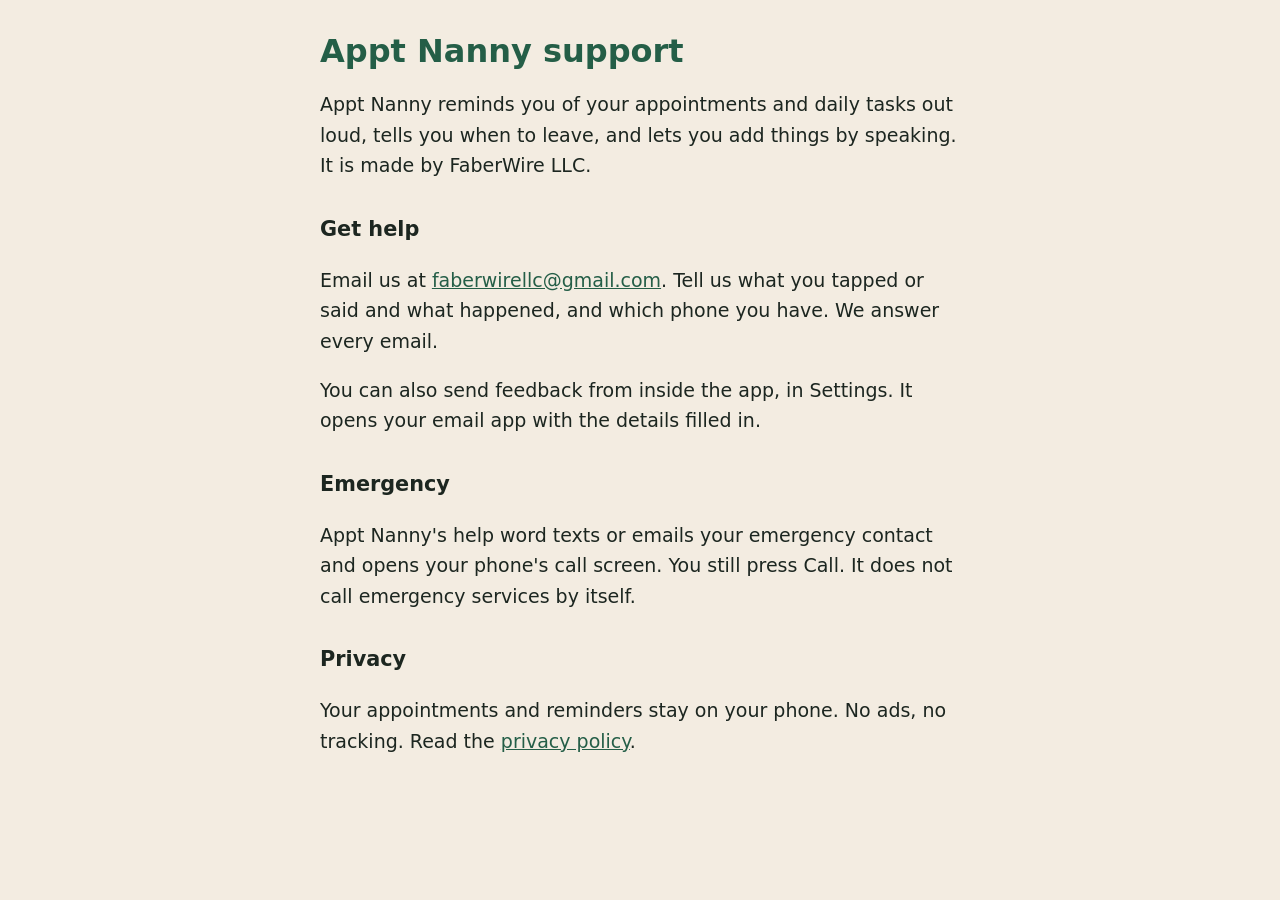
<file: index.html>
<!doctype html>
<html lang="en">
<head>
<meta charset="utf-8">
<meta name="viewport" content="width=device-width, initial-scale=1">
<title>Appt Nanny support</title>
<link rel="stylesheet" href="style.css">
</head>
<body>
<main>
<h1>Appt Nanny support</h1>
<p>Appt Nanny reminds you of your appointments and daily tasks out loud, tells you when to leave, and lets you add things by speaking. It is made by FaberWire LLC.</p>

<h2>Get help</h2>
<p>Email us at <a href="mailto:faberwirellc@gmail.com">faberwirellc@gmail.com</a>. Tell us what you tapped or said and what happened, and which phone you have. We answer every email.</p>
<p>You can also send feedback from inside the app, in Settings. It opens your email app with the details filled in.</p>

<h2>Emergency</h2>
<p>Appt Nanny's help word texts or emails your emergency contact and opens your phone's call screen. You still press Call. It does not call emergency services by itself.</p>

<h2>Privacy</h2>
<p>Your appointments and reminders stay on your phone. No ads, no tracking. Read the <a href="privacy.html">privacy policy</a>.</p>
</main>
</body>
</html>
</file>
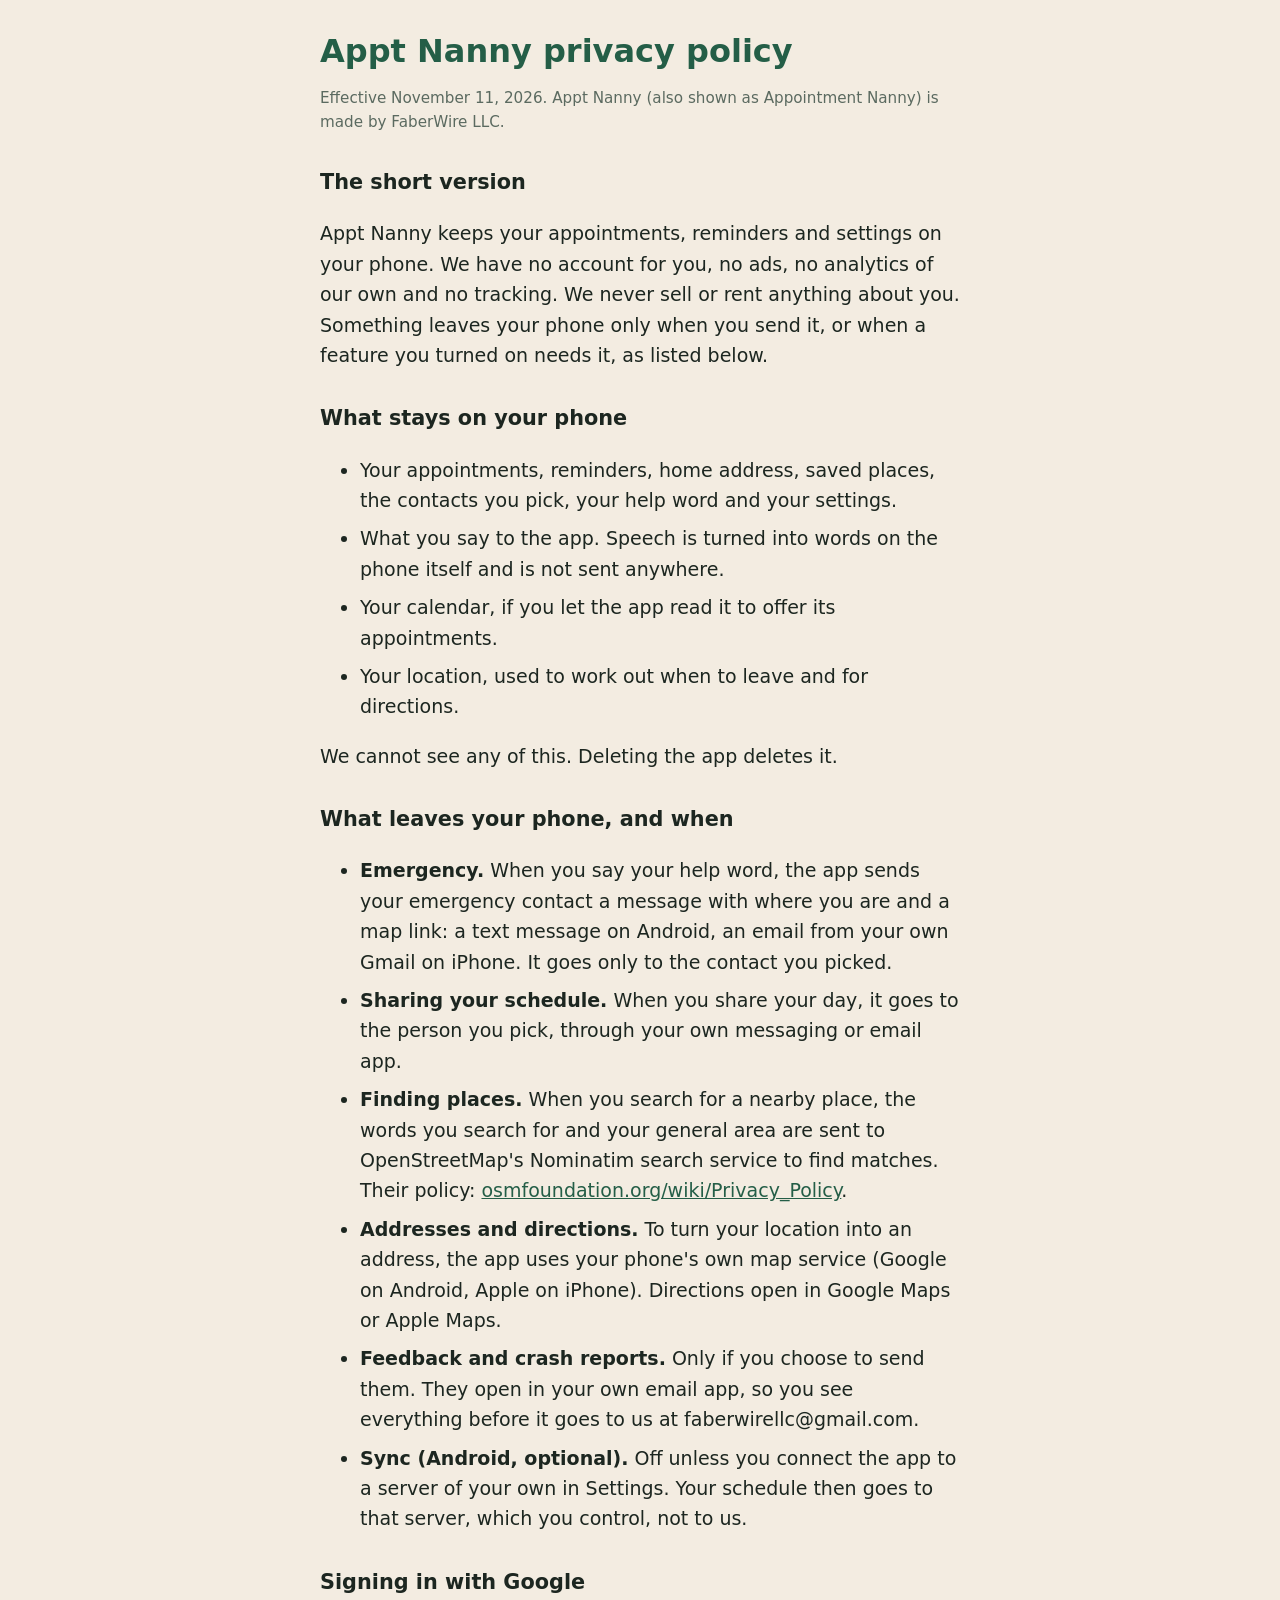
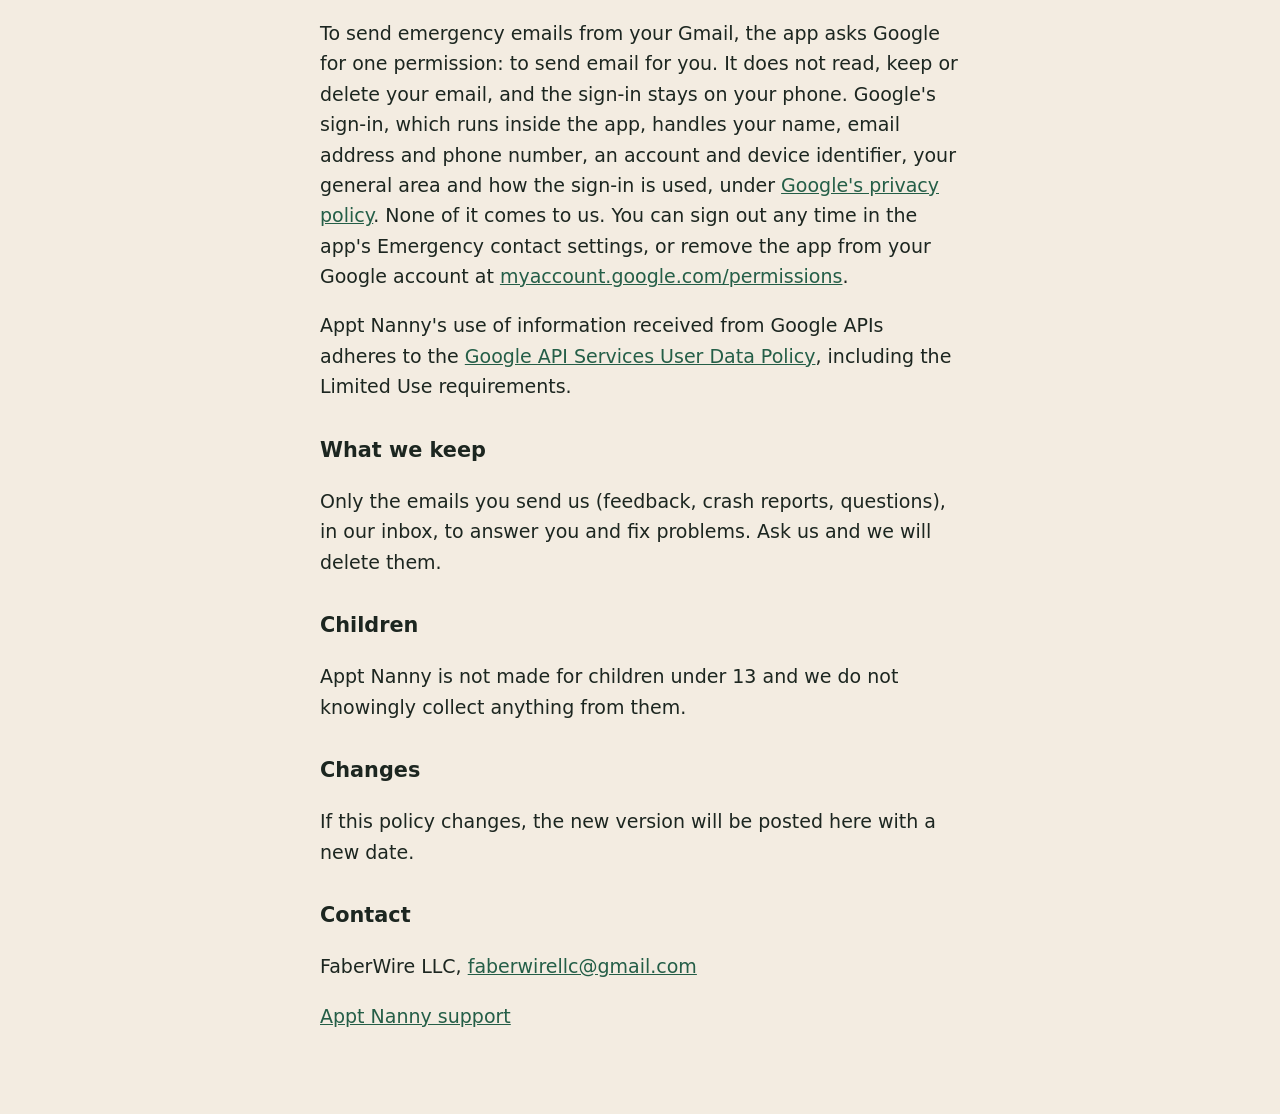
<file: privacy.html>
<!doctype html>
<html lang="en">
<head>
<meta charset="utf-8">
<meta name="viewport" content="width=device-width, initial-scale=1">
<title>Appt Nanny privacy policy</title>
<link rel="stylesheet" href="style.css">
</head>
<body>
<main>
<h1>Appt Nanny privacy policy</h1>
<p class="meta">Effective November 11, 2026. Appt Nanny (also shown as Appointment Nanny) is made by FaberWire LLC.</p>

<h2>The short version</h2>
<p>Appt Nanny keeps your appointments, reminders and settings on your phone. We have no account for you, no ads, no analytics of our own and no tracking. We never sell or rent anything about you. Something leaves your phone only when you send it, or when a feature you turned on needs it, as listed below.</p>

<h2>What stays on your phone</h2>
<ul>
<li>Your appointments, reminders, home address, saved places, the contacts you pick, your help word and your settings.</li>
<li>What you say to the app. Speech is turned into words on the phone itself and is not sent anywhere.</li>
<li>Your calendar, if you let the app read it to offer its appointments.</li>
<li>Your location, used to work out when to leave and for directions.</li>
</ul>
<p>We cannot see any of this. Deleting the app deletes it.</p>

<h2>What leaves your phone, and when</h2>
<ul>
<li><strong>Emergency.</strong> When you say your help word, the app sends your emergency contact a message with where you are and a map link: a text message on Android, an email from your own Gmail on iPhone. It goes only to the contact you picked.</li>
<li><strong>Sharing your schedule.</strong> When you share your day, it goes to the person you pick, through your own messaging or email app.</li>
<li><strong>Finding places.</strong> When you search for a nearby place, the words you search for and your general area are sent to OpenStreetMap's Nominatim search service to find matches. Their policy: <a href="https://osmfoundation.org/wiki/Privacy_Policy">osmfoundation.org/wiki/Privacy_Policy</a>.</li>
<li><strong>Addresses and directions.</strong> To turn your location into an address, the app uses your phone's own map service (Google on Android, Apple on iPhone). Directions open in Google Maps or Apple Maps.</li>
<li><strong>Feedback and crash reports.</strong> Only if you choose to send them. They open in your own email app, so you see everything before it goes to us at faberwirellc@gmail.com.</li>
<li><strong>Sync (Android, optional).</strong> Off unless you connect the app to a server of your own in Settings. Your schedule then goes to that server, which you control, not to us.</li>
</ul>

<h2>Signing in with Google</h2>
<p>To send emergency emails from your Gmail, the app asks Google for one permission: to send email for you. It does not read, keep or delete your email, and the sign-in stays on your phone. Google's sign-in, which runs inside the app, handles your name, email address and phone number, an account and device identifier, your general area and how the sign-in is used, under <a href="https://policies.google.com/privacy">Google's privacy policy</a>. None of it comes to us. You can sign out any time in the app's Emergency contact settings, or remove the app from your Google account at <a href="https://myaccount.google.com/permissions">myaccount.google.com/permissions</a>.</p>
<p>Appt Nanny's use of information received from Google APIs adheres to the <a href="https://developers.google.com/terms/api-services-user-data-policy">Google API Services User Data Policy</a>, including the Limited Use requirements.</p>

<h2>What we keep</h2>
<p>Only the emails you send us (feedback, crash reports, questions), in our inbox, to answer you and fix problems. Ask us and we will delete them.</p>

<h2>Children</h2>
<p>Appt Nanny is not made for children under 13 and we do not knowingly collect anything from them.</p>

<h2>Changes</h2>
<p>If this policy changes, the new version will be posted here with a new date.</p>

<h2>Contact</h2>
<p>FaberWire LLC, <a href="mailto:faberwirellc@gmail.com">faberwirellc@gmail.com</a></p>
<p><a href="index.html">Appt Nanny support</a></p>
</main>
</body>
</html>
</file>
<file: style.css>
:root { --bg: #f3ece1; --ink: #1c2620; --muted: #5b6a60; --accent: #245e47; }
@media (prefers-color-scheme: dark) { :root { --bg: #151b17; --ink: #ece6da; --muted: #a9b3ab; --accent: #7fc4a3; } }
* { box-sizing: border-box; }
body { margin: 0; background: var(--bg); color: var(--ink); font: 19px/1.6 system-ui, -apple-system, "Segoe UI", Roboto, sans-serif; }
main { max-width: 42rem; margin: 0 auto; padding: 32px 16px 64px; }
h1 { font-size: 2rem; line-height: 1.2; color: var(--accent); margin: 0 0 8px; }
h2 { font-size: 1.3rem; margin: 32px 0 8px; }
.meta { color: var(--muted); font-size: 0.95rem; }
a { color: var(--accent); overflow-wrap: anywhere; }
li { margin-bottom: 8px; }
</file>
